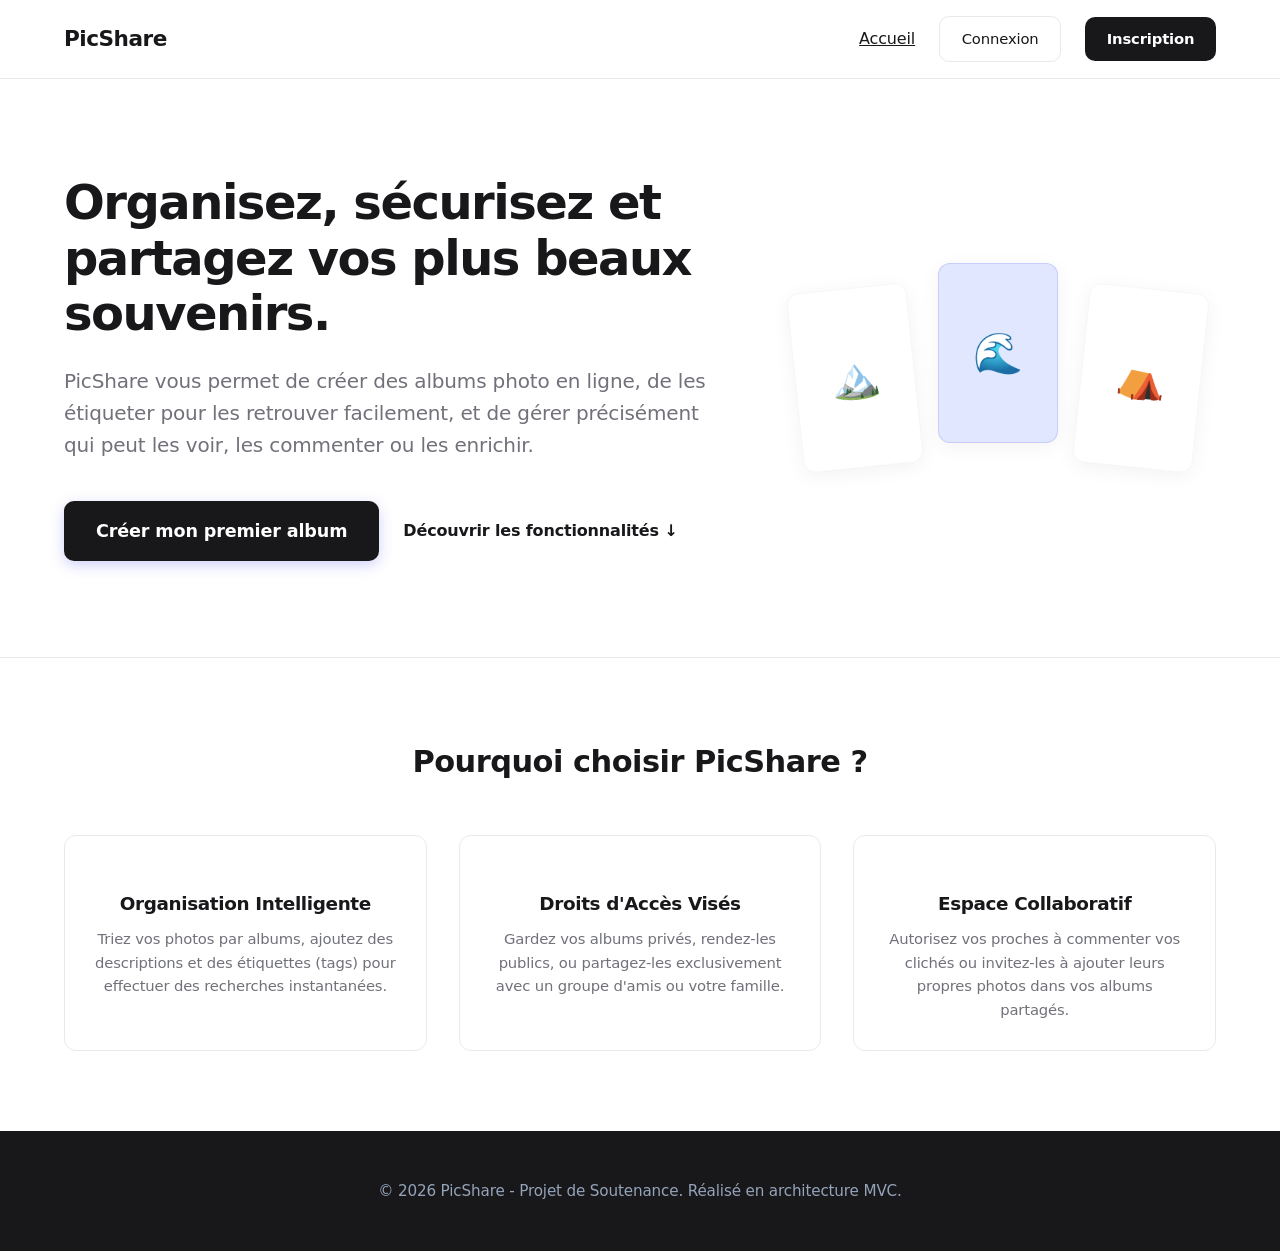
<file: appAlbumPhoto/Frontend/index.html>
<!DOCTYPE html>
<html lang="fr">
<head>
    <meta charset="UTF-8">
    <meta name="viewport" content="width=device-width, initial-scale=1.0">
    <title>PicShare - Gestionnaire d'Albums Photo en Ligne</title>
    <link rel="stylesheet" href="assets/css/style.css?v=2">
</head>
<body>

    <header class="entete-principale">
        <div class="container navigation-flex">
            <a href="index.html" class="logo">PicShare</a>
            <nav class="navigation-principale" aria-label="Navigation principale">
                <ul>
                    <li><a href="index.html" class="active">Accueil</a></li>
                    <li class="visiteur-uniquement"><a href="views/auth/login.html" class="bouton-secondaire">Connexion</a></li>
                    <li class="visiteur-uniquement"><a href="views/auth/register.html" class="bouton-principal">Inscription</a></li>
                </ul>
            </nav>
        </div>
    </header>

    <main>
        <section class="section-presentation">
            <div class="container grille-presentation">
                <div class="texte-presentation">
                    <h1>Organisez, sécurisez et partagez vos plus beaux souvenirs.</h1>
                    <p>PicShare vous permet de créer des albums photo en ligne, de les étiqueter pour les retrouver facilement, et de gérer précisément qui peut les voir, les commenter ou les enrichir.</p>
                    <div class="actions-presentation">
                        <a href="views/auth/register.html" class="bouton-principal bouton-large">Créer mon premier album</a>
                        <a href="#fonctionnalites" class="lien-navigation">Découvrir les fonctionnalités ↓</a>
                    </div>
                </div>
                <div class="galerie-vitrine">
                    <div class="mosaique-aperçu">
                        <div class="carte-photo photo-gauche">🏔️</div>
                        <div class="carte-photo photo-centre">🌊</div>
                        <div class="carte-photo photo-droite">⛺</div>
                    </div>
                </div>
            </div>
        </section>

        <section id="fonctionnalites" class="section-fonctionnalites">
            <div class="container">
                <h2 class="titre-section">Pourquoi choisir PicShare ?</h2>
                
                <div class="grille-fonctionnalites">
                    <div class="carte-fonctionnalite">
                        <div class="icone-fonctionnalite"></div>
                        <h3>Organisation Intelligente</h3>
                        <p>Triez vos photos par albums, ajoutez des descriptions et des étiquettes (tags) pour effectuer des recherches instantanées.</p>
                    </div>

                    <div class="carte-fonctionnalite">
                        <div class="icone-fonctionnalite"></div>
                        <h3>Droits d'Accès Visés</h3>
                        <p>Gardez vos albums privés, rendez-les publics, ou partagez-les exclusivement avec un groupe d'amis ou votre famille.</p>
                    </div>

                    <div class="carte-fonctionnalite">
                        <div class="icone-fonctionnalite"></div>
                        <h3>Espace Collaboratif</h3>
                        <p>Autorisez vos proches à commenter vos clichés ou invitez-les à ajouter leurs propres photos dans vos albums partagés.</p>
                    </div>
                </div>
            </div>
        </section>
    </main>

    <footer class="pied-de-page">
        <div class="container contenu-footer">
            <p>&copy; 2026 PicShare - Projet de Soutenance. Réalisé en architecture MVC.</p>
        </div>
    </footer>

</body>
</html>
</file>
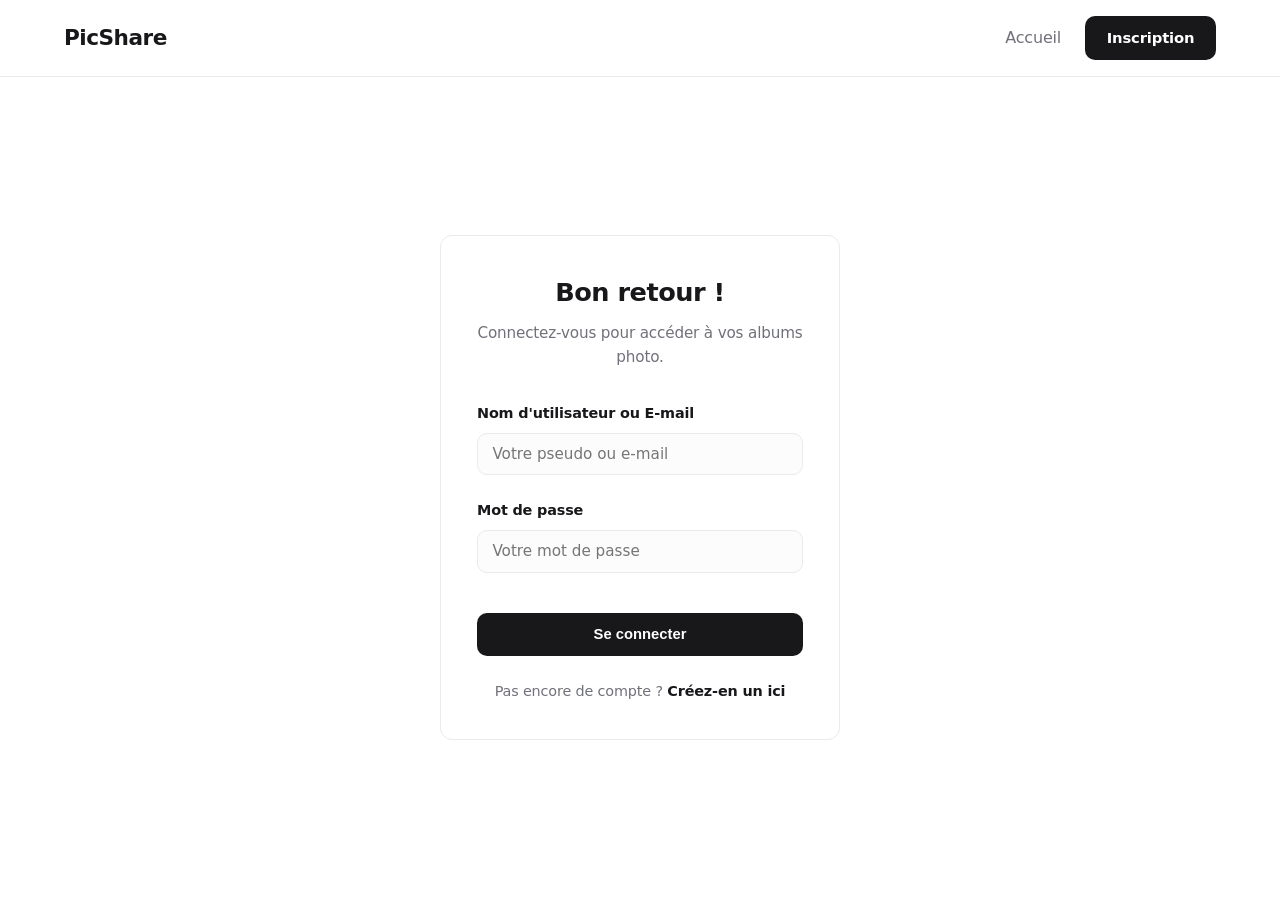
<file: appAlbumPhoto/Frontend/views/auth/login.html>
<!DOCTYPE html>
<html lang="fr">
<head>
    <meta charset="UTF-8">
    <meta name="viewport" content="width=device-width, initial-scale=1.0">
    <title>PicShare - Connexion</title>
    <link rel="stylesheet" href="../../assets/css/style.css?v=2">
</head>
<body>

    <header class="entete-principale">
        <div class="container navigation-flex">
            <a href="../../index.html" class="logo">PicShare</a>
            <nav class="navigation-principale" aria-label="Navigation secondaire">
                <ul>
                    <li><a href="../../index.html">Accueil</a></li>
                    <li><a href="register.html" class="bouton-principal">Inscription</a></li>
                </ul>
            </nav>
        </div>
    </header>

    <main class="contexte-formulaire">
        <div class="carte-formulaire">
            <h2>Bon retour !</h2>
            <p class="sous-titre">Connectez-vous pour accéder à vos albums photo.</p>

            <form id="form-connexion" novalidate>
                
                <div class="groupe-champ">
                    <label for="identifiant">Nom d'utilisateur ou E-mail</label>
                    <input type="text" id="identifiant" name="identifier" placeholder="Votre pseudo ou e-mail" required>
                    <span class="message-erreur" id="erreur-identifiant"></span>
                </div>

                <div class="groupe-champ">
                    <label for="mot-de-passe">Mot de passe</label>
                    <input type="password" id="mot-de-passe" name="password" placeholder="Votre mot de passe" required>
                    <span class="message-erreur" id="erreur-mdp"></span>
                </div>

                <button type="submit" class="bouton-principal bouton-bloc">Se connecter</button>
            </form>

            <div class="pied-formulaire">
                <p>Pas encore de compte ? <a href="register.html" class="lien-navigation">Créez-en un ici</a></p>
            </div>
        </div>
    </main>

    <script src="../../assets/js/AuthService.js"></script>
    <script src="../../assets/js/AuthController.js"></script>
</body>
</html>
</file>
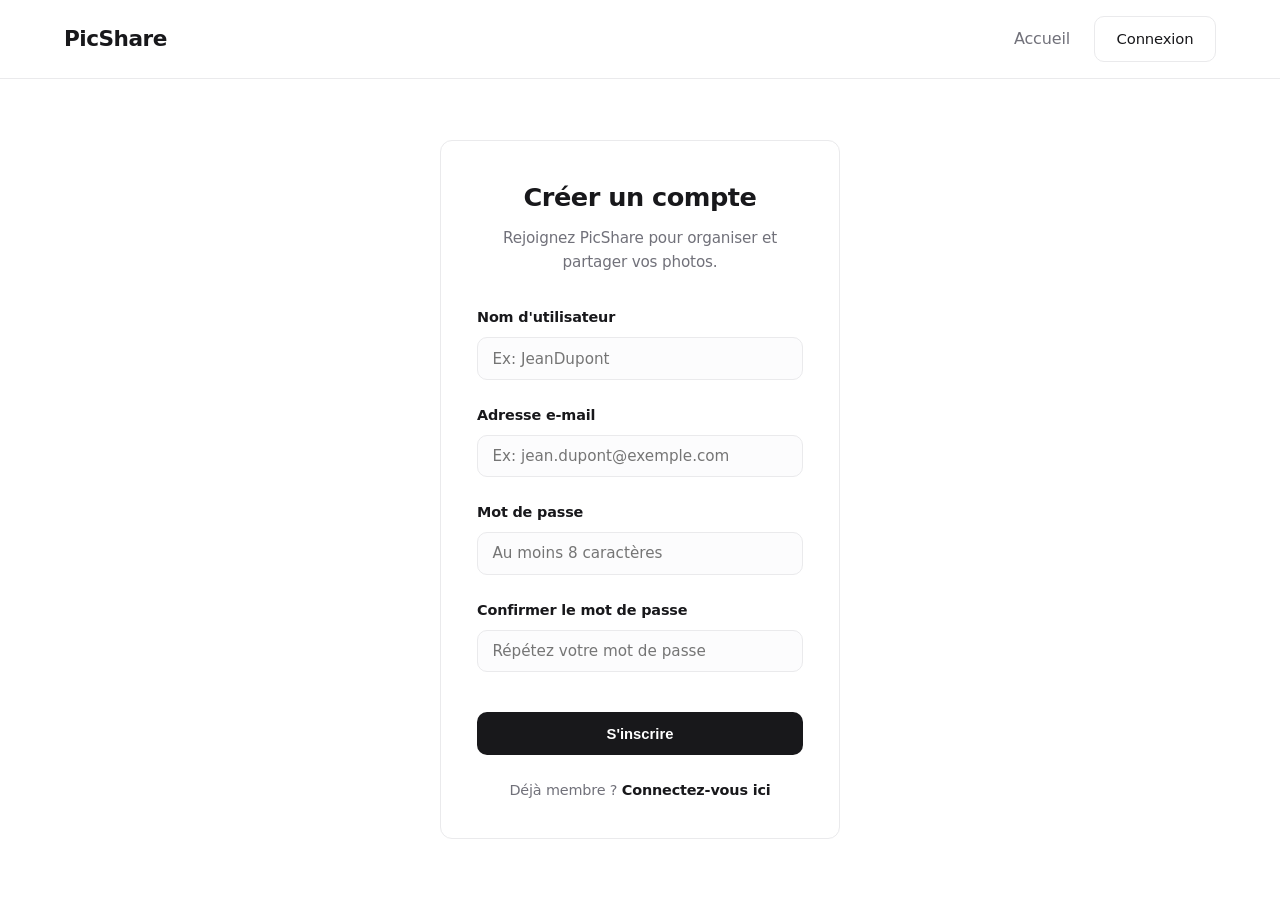
<file: appAlbumPhoto/Frontend/views/auth/register.html>
<!DOCTYPE html>
<html lang="fr">
<head>
    <meta charset="UTF-8">
    <meta name="viewport" content="width=device-width, initial-scale=1.0">
    <title>PicShare - Inscription</title>
    <link rel="stylesheet" href="../../assets/css/style.css?v=2">
</head>
<body>

    <header class="entete-principale">
        <div class="container navigation-flex">
            <a href="../../index.html" class="logo">PicShare</a>
            <nav class="navigation-principale" aria-label="Navigation secondaire">
                <ul>
                    <li><a href="../../index.html">Accueil</a></li>
                    <li><a href="login.html" class="bouton-secondaire">Connexion</a></li>
                </ul>
            </nav>
        </div>
    </header>

    <main class="contexte-formulaire">
        <div class="carte-formulaire">
            <h2>Créer un compte</h2>
            <p class="sous-titre">Rejoignez PicShare pour organiser et partager vos photos.</p>

            <form id="form-inscription" novalidate>
                
                <div class="groupe-champ">
                    <label for="pseudo">Nom d'utilisateur</label>
                    <input type="text" id="pseudo" name="username" placeholder="Ex: JeanDupont" required minlength="3">
                    <span class="message-erreur" id="erreur-pseudo"></span>
                </div>

                <div class="groupe-champ">
                    <label for="email">Adresse e-mail</label>
                    <input type="email" id="email" name="email" placeholder="Ex: jean.dupont@exemple.com" required>
                    <span class="message-erreur" id="erreur-email"></span>
                </div>

                <div class="groupe-champ">
                    <label for="mot-de-passe">Mot de passe</label>
                    <input type="password" id="mot-de-passe" name="password" placeholder="Au moins 8 caractères" required minlength="8">
                    <span class="message-erreur" id="erreur-mdp"></span>
                </div>

                <div class="groupe-champ">
                    <label for="confirmation-mot-de-passe">Confirmer le mot de passe</label>
                    <input type="password" id="confirmation-mot-de-passe" name="password_confirm" placeholder="Répétez votre mot de passe" required>
                    <span class="message-erreur" id="erreur-confirmation"></span>
                </div>

                <button type="submit" class="bouton-principal bouton-bloc">S'inscrire</button>
            </form>

            <div class="pied-formulaire">
                <p>Déjà membre ? <a href="login.html" class="lien-navigation">Connectez-vous ici</a></p>
            </div>
        </div>
    </main>

    <script src="../../assets/js/AuthService.js"></script>
    <script src="../../assets/js/AuthController.js"></script>

</body>
</html>
</file>
<file: appAlbumPhoto/Frontend/assets/css/style.css>
:root {
    --couleur-principale: #18181b;
    --couleur-principale-survol: #333338;
    --couleur-secondaire: #ffffff;
    --couleur-secondaire-survol: #f6f6f7;
    --couleur-sombre: #18181b;
    --texte-attenue: #71717a;
    --fond-clair: #ffffff;
    --fond-carte: #ffffff;
    --bordure: #eaeaec;
    --succes: #10b981;
    --arrondi-sm: 10px;
    --arrondi-md: 12px;
    --ombre-sm: none;
    --ombre-md: 0 4px 20px rgba(0, 0, 0, 0.05);
    --transition-douce: all 0.15s ease;
}

* {
    margin: 0;
    padding: 0;
    box-sizing: border-box;
}

body {
    font-family: 'Inter', system-ui, -apple-system, sans-serif;
    color: var(--couleur-sombre);
    background-color: var(--fond-clair);
    line-height: 1.6;
    -webkit-font-smoothing: antialiased;
    letter-spacing: -0.01em;
}

.container {
    width: 90%;
    max-width: 1200px;
    margin: 0 auto;
}

a:focus-visible, button:focus-visible {
    outline: 3px solid var(--couleur-principale);
    outline-offset: 2px;
}

.bouton-principal {
    background-color: var(--couleur-principale);
    color: #ffffff;
    padding: 0.65rem 1.35rem;
    border-radius: var(--arrondi-sm);
    text-decoration: none;
    font-weight: 600;
    font-size: 0.925rem;
    display: inline-flex;
    align-items: center;
    justify-content: center;
    gap: 0.5rem;
    transition: var(--transition-douce);
    border: none;
    cursor: pointer;
}
.bouton-principal:hover {
    background-color: var(--couleur-principale-survol);
}

.bouton-secondaire {
    background-color: var(--couleur-secondaire);
    color: var(--couleur-sombre);
    padding: 0.65rem 1.35rem;
    border-radius: var(--arrondi-sm);
    text-decoration: none;
    font-weight: 500;
    font-size: 0.925rem;
    display: inline-flex;
    align-items: center;
    justify-content: center;
    gap: 0.5rem;
    transition: var(--transition-douce);
    border: 1px solid var(--bordure);
    cursor: pointer;
}
.bouton-secondaire:hover {
    background-color: var(--couleur-secondaire-survol);
    border-color: #dcdce0;
}

.bouton-large {
    padding: 1rem 2rem;
    font-size: 1.1rem;
    box-shadow: 0 4px 14px rgba(99, 102, 241, 0.3);
}

.lien-navigation {
    color: var(--couleur-principale);
    text-decoration: none;
    font-weight: 600;
    transition: var(--transition-douce);
}
.lien-navigation:hover { color: var(--couleur-principale-survol); }

.entete-principale {
    background: #ffffff;
    border-bottom: 1px solid var(--bordure);
    padding: 1rem 0;
    position: sticky;
    top: 0;
    z-index: 100;
}
.navigation-flex {
    display: flex;
    justify-content: space-between;
    align-items: center;
}
.logo {
    font-size: 1.35rem;
    font-weight: 700;
    text-decoration: none;
    color: var(--couleur-sombre);
    letter-spacing: -0.5px;
}
.navigation-principale ul {
    display: flex;
    list-style: none;
    gap: 1.5rem;
    align-items: center;
}
.navigation-principale a:not([class]) {
    text-decoration: none;
    color: var(--texte-attenue);
    font-weight: 500;
    transition: var(--transition-douce);
}
.navigation-principale a:not([class]):hover, .navigation-principale a.active {
    color: var(--couleur-sombre);
}

.section-presentation {
    padding: 6rem 0;
}
.grille-presentation {
    display: grid;
    grid-template-columns: 1.2fr 0.8fr;
    gap: 4rem;
    align-items: center;
}
.texte-presentation h1 {
    font-size: 3rem;
    font-weight: 700;
    line-height: 1.15;
    margin-bottom: 1.5rem;
    letter-spacing: -1.5px;
}
.texte-presentation p {
    font-size: 1.25rem;
    color: var(--texte-attenue);
    margin-bottom: 2.5rem;
}
.actions-presentation {
    display: flex;
    gap: 1.5rem;
    align-items: center;
}

.mosaique-aperçu {
    display: flex;
    gap: 1.5rem;
    justify-content: center;
    position: relative;
}
.carte-photo {
    width: 120px;
    height: 180px;
    background: var(--fond-carte);
    border-radius: var(--arrondi-md);
    display: flex;
    align-items: center;
    justify-content: center;
    font-size: 2.5rem;
    box-shadow: var(--ombre-md);
    transition: var(--transition-douce);
    border: 1px solid rgba(0,0,0,0.03);
}
.photo-gauche { transform: rotate(-6deg) translateY(10px); }
.photo-centre { transform: translateY(-15px); background: #e0e7ff; border: 1px solid rgba(99, 102, 241, 0.2); }
.photo-droite { transform: rotate(6deg) translateY(10px); }

.mosaique-aperçu:hover .carte-photo {
    transform: rotate(0deg) translateY(0px) scale(1.05);
}

.section-fonctionnalites {
    padding: 5rem 0;
    background: var(--fond-clair);
    border-top: 1px solid var(--bordure);
}
.titre-section {
    text-align: center;
    font-size: 1.9rem;
    font-weight: 700;
    margin-bottom: 3rem;
    letter-spacing: -0.5px;
}
.grille-fonctionnalites {
    display: grid;
    grid-template-columns: repeat(3, 1fr);
    gap: 2rem;
}
.carte-fonctionnalite {
    background: var(--fond-carte);
    padding: 1.75rem;
    border-radius: var(--arrondi-md);
    text-align: center;
    transition: var(--transition-douce);
    border: 1px solid var(--bordure);
}
.icone-fonctionnalite {
    font-size: 2.25rem;
    margin-bottom: 1rem;
    display: inline-block;
    transition: var(--transition-douce);
}
.carte-fonctionnalite h3 {
    font-size: 1.15rem;
    margin-bottom: 0.5rem;
    font-weight: 700;
    letter-spacing: -0.02em;
}
.carte-fonctionnalite p {
    color: var(--texte-attenue);
    font-size: 0.925rem;
}

.carte-fonctionnalite:hover {
    border-color: #d4d4d8;
}
.carte-fonctionnalite:hover .icone-fonctionnalite {
    transform: scale(1.15);
}

.pied-de-page {
    background: var(--couleur-sombre);
    color: #94a3b8;
    text-align: center;
    padding: 3rem 0;
    font-size: 0.95rem;
}

@media (max-width: 992px) {
    .grille-presentation {
        grid-template-columns: 1fr;
        text-align: center;
        gap: 3rem;
    }
    .texte-presentation h1 {
        font-size: 2.8rem;
    }
    .actions-presentation {
        justify-content: center;
    }
    .grille-fonctionnalites {
        grid-template-columns: repeat(2, 1fr);
    }
}

@media (max-width: 640px) {
    .texte-presentation h1 {
        font-size: 2.2rem;
    }
    .actions-presentation {
        flex-direction: column;
        width: 100%;
    }
    .bouton-principal, .bouton-secondaire {
        width: 100%;
        justify-content: center;
    }
    .grille-fonctionnalites {
        grid-template-columns: 1fr;
    }
    .navigation-flex {
        flex-direction: column;
        gap: 1rem;
    }
}

.contexte-formulaire {
    display: flex;
    justify-content: center;
    align-items: center;
    min-height: calc(100vh - 80px); 
    padding: 2rem 0;
}

.carte-formulaire {
    background: var(--fond-carte);
    max-width: 400px;
    width: 100%;
    padding: 2.25rem;
    border-radius: var(--arrondi-md);
    border: 1px solid var(--bordure);
}

.carte-formulaire h2 {
    font-size: 1.6rem;
    font-weight: 700;
    margin-bottom: 0.5rem;
    text-align: center;
    letter-spacing: -0.5px;
}

.carte-formulaire .sous-titre {
    color: var(--texte-attenue);
    text-align: center;
    margin-bottom: 2rem;
    font-size: 0.95rem;
}

.groupe-champ {
    margin-bottom: 1.25rem;
    display: flex;
    flex-direction: column;
}

.groupe-champ label {
    font-size: 0.9rem;
    font-weight: 600;
    margin-bottom: 0.5rem;
    color: var(--couleur-sombre);
}

.groupe-champ input,
.groupe-champ select,
.groupe-champ textarea {
    padding: 0.7rem 0.9rem;
    font-size: 0.95rem;
    border: 1px solid var(--bordure);
    border-radius: var(--arrondi-sm);
    background-color: #fcfcfd;
    transition: var(--transition-douce);
    color: var(--couleur-sombre);
    font-family: inherit;
}

.groupe-champ input:focus,
.groupe-champ select:focus,
.groupe-champ textarea:focus {
    outline: none;
    border-color: var(--couleur-principale);
    background-color: #ffffff;
    box-shadow: 0 0 0 3px rgba(79, 70, 229, 0.12);
}

.bouton-bloc {
    width: 100%;
    justify-content: center;
    margin-top: 1rem;
    padding: 0.85rem;
}

.pied-formulaire {
    margin-top: 1.5rem;
    text-align: center;
    font-size: 0.9rem;
    color: var(--texte-attenue);
}

.message-erreur {
    color: #ef4444;
    font-size: 0.8rem;
    margin-top: 0.25rem;
    font-weight: 500;
}

.boite-modale {
    position: fixed;
    top: 0;
    left: 0;
    width: 100%;
    height: 100%;
    background-color: rgba(26, 26, 46, 0.4);
    backdrop-filter: blur(6px);
    display: flex;
    justify-content: center;
    align-items: center;
    z-index: 1000;
}

.contenu-modale {
    background: var(--fond-carte);
    padding: 2rem;
    border-radius: var(--arrondi-md);
    width: 100%;
    max-width: 500px;
    box-shadow: 0 20px 50px rgba(17, 24, 39, 0.15);
    border: 1px solid var(--bordure);
    animation: apparitionModale 0.25s ease-out;
}

@keyframes apparitionModale {
    from { transform: translateY(-12px) scale(0.98); opacity: 0; }
    to { transform: translateY(0) scale(1); opacity: 1; }
}

/* Grille photos */
.carte-photo-grille {
    position: relative;
    aspect-ratio: 1 / 1;
    border-radius: var(--arrondi-md);
    overflow: hidden;
    cursor: pointer;
    background: #e2e8f0;
    box-shadow: var(--ombre-sm);
    transition: transform 0.2s, box-shadow 0.2s;
}

.carte-photo-grille:hover {
    transform: scale(1.03);
    box-shadow: var(--ombre-md);
}

.overlay-photo {
    position: absolute;
    inset: 0;
    background: linear-gradient(to top, rgba(0,0,0,0.65) 0%, rgba(0,0,0,0.15) 60%);
    opacity: 0;
    transition: opacity 0.25s;
    display: flex;
    align-items: flex-end;
    justify-content: flex-end;
    padding: 0.75rem;
}

.carte-photo-grille:hover .overlay-photo {
    opacity: 1;
}

.overlay-photo span {
    color: white;
    font-size: 0.85rem;
    font-weight: 600;
    text-align: center;
    text-shadow: 0 1px 3px rgba(0,0,0,0.8);
    position: absolute;
    bottom: 0.75rem;
    left: 0.75rem;
    right: 0.75rem;
}

/* Onglets */
.barre-onglets {
    display: flex;
    justify-content: space-between;
    align-items: center;
    gap: 1rem;
    flex-wrap: wrap;
    margin-bottom: 1.75rem;
    border-bottom: 1px solid var(--bordure);
}
.onglets {
    display: flex;
    gap: 0.25rem;
}
.onglet {
    background: none;
    border: none;
    cursor: pointer;
    font-family: inherit;
    font-size: 0.95rem;
    font-weight: 500;
    color: var(--texte-attenue);
    padding: 0.7rem 1rem;
    border-bottom: 2px solid transparent;
    margin-bottom: -1px;
    transition: var(--transition-douce);
}
.onglet:hover {
    color: var(--couleur-sombre);
}
.onglet.actif {
    color: var(--couleur-sombre);
    font-weight: 600;
    border-bottom-color: var(--couleur-principale);
}

/* Cartes d'album (dashboard) */
.grille-albums {
    display: grid;
    grid-template-columns: repeat(auto-fill, minmax(260px, 1fr));
    gap: 1rem;
}

.carte-album {
    background: var(--fond-carte);
    border: 1px solid var(--bordure);
    border-radius: var(--arrondi-md);
    padding: 1.25rem;
    display: flex;
    flex-direction: column;
    gap: 0.85rem;
    transition: var(--transition-douce);
}
.carte-album:hover {
    border-color: #d4d4d8;
}

.carte-album-haut {
    display: flex;
    align-items: center;
    justify-content: space-between;
}
.carte-album-icone {
    width: 40px;
    height: 40px;
    border-radius: var(--arrondi-sm);
    background: #f4f4f5;
    display: flex;
    align-items: center;
    justify-content: center;
    font-size: 1.25rem;
}

.badge-visibilite {
    font-size: 0.72rem;
    font-weight: 500;
    padding: 0.2rem 0.6rem;
    border-radius: 99px;
    border: 1px solid var(--bordure);
    color: var(--texte-attenue);
    background: #fafafa;
}

.carte-album-titre {
    font-size: 1.05rem;
    font-weight: 600;
    letter-spacing: -0.02em;
    margin: 0;
    white-space: nowrap;
    overflow: hidden;
    text-overflow: ellipsis;
}
.carte-album-desc {
    font-size: 0.85rem;
    color: var(--texte-attenue);
    margin: 0;
    display: -webkit-box;
    -webkit-line-clamp: 2;
    -webkit-box-orient: vertical;
    overflow: hidden;
    min-height: 2.4em;
}

.carte-album-actions {
    display: flex;
    gap: 0.5rem;
    align-items: center;
    padding-top: 0.25rem;
    border-top: 1px solid var(--bordure);
}
.carte-album-actions .lien-ouvrir {
    flex: 1;
    text-align: center;
    text-decoration: none;
    font-size: 0.875rem;
    font-weight: 600;
    color: var(--couleur-principale);
    padding: 0.45rem 0;
    border-radius: var(--arrondi-sm);
    transition: var(--transition-douce);
}
.carte-album-actions .lien-ouvrir:hover {
    background: #f4f4f5;
}
.carte-album-actions .btn-icone {
    background: none;
    border: none;
    cursor: pointer;
    color: var(--texte-attenue);
    font-size: 0.875rem;
    padding: 0.45rem 0.7rem;
    border-radius: var(--arrondi-sm);
    transition: var(--transition-douce);
}
.carte-album-actions .btn-icone:hover {
    background: #f4f4f5;
    color: var(--couleur-sombre);
}
</file>
